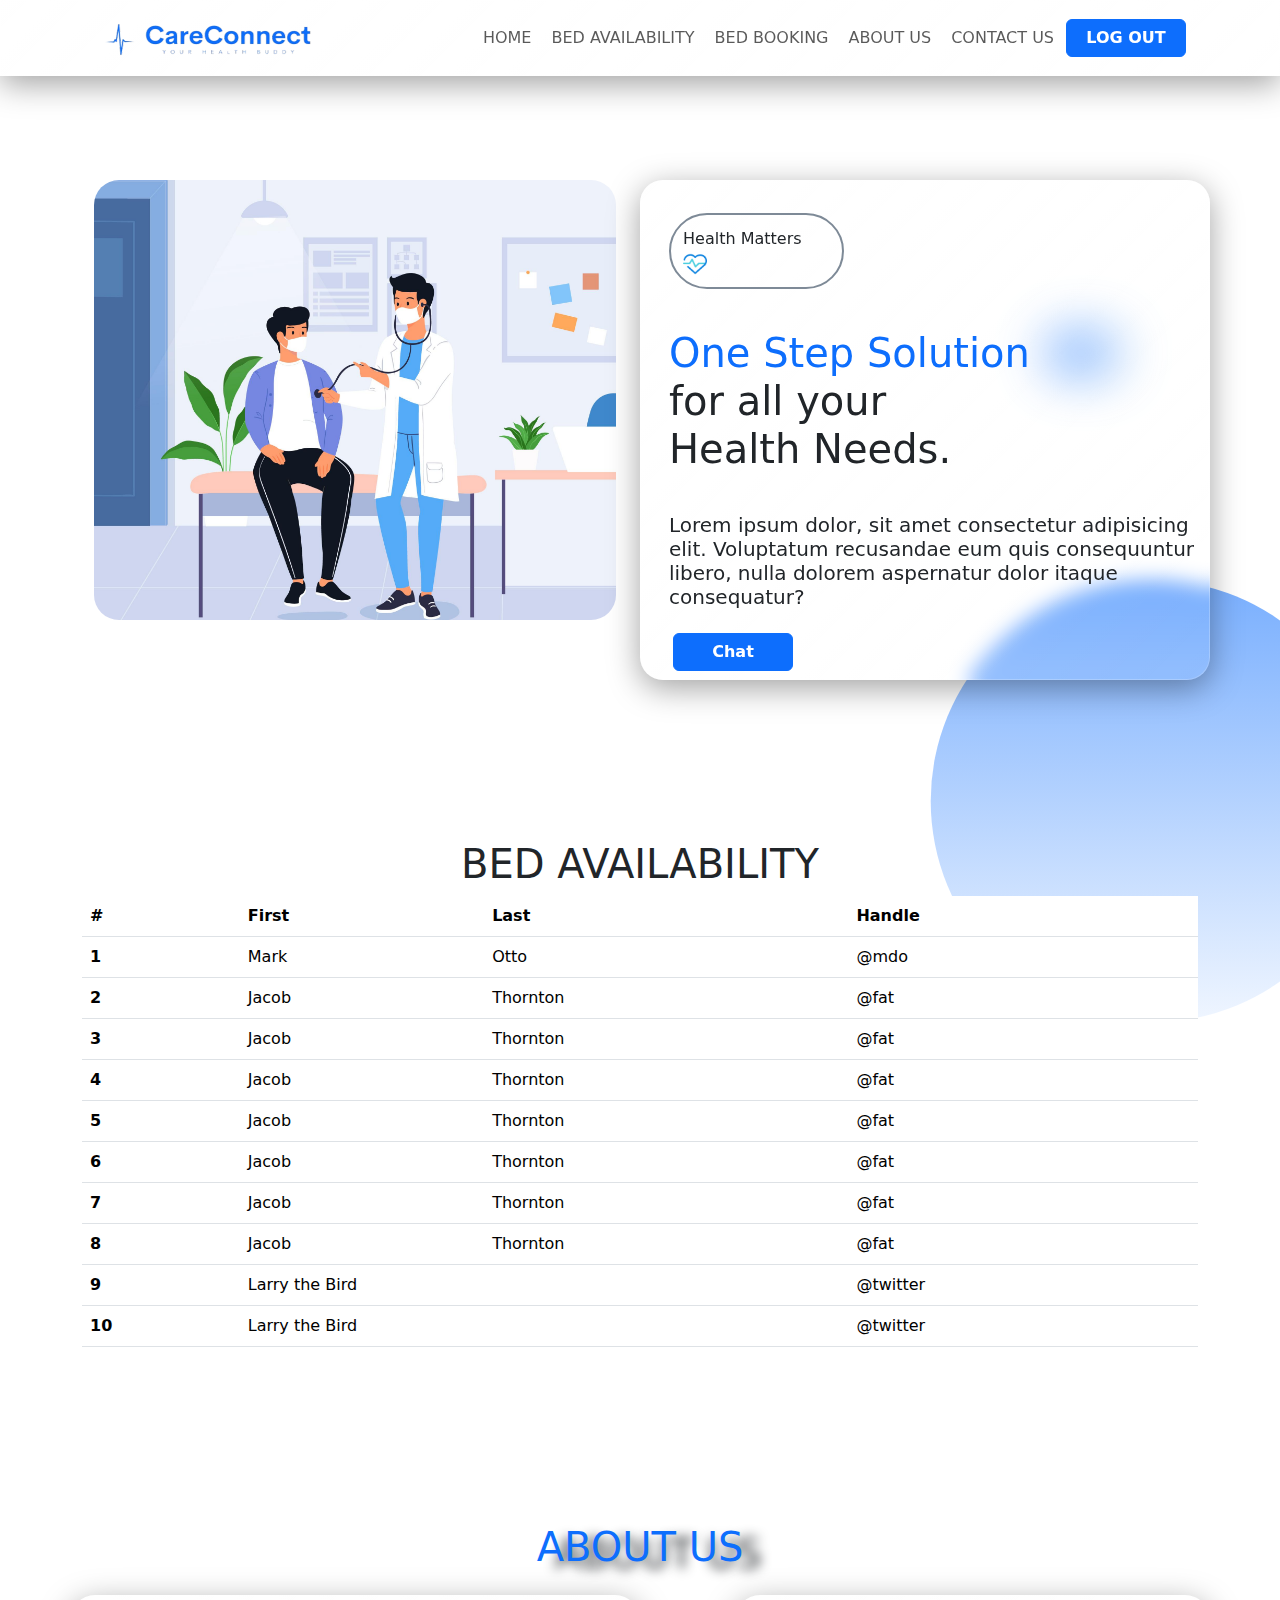
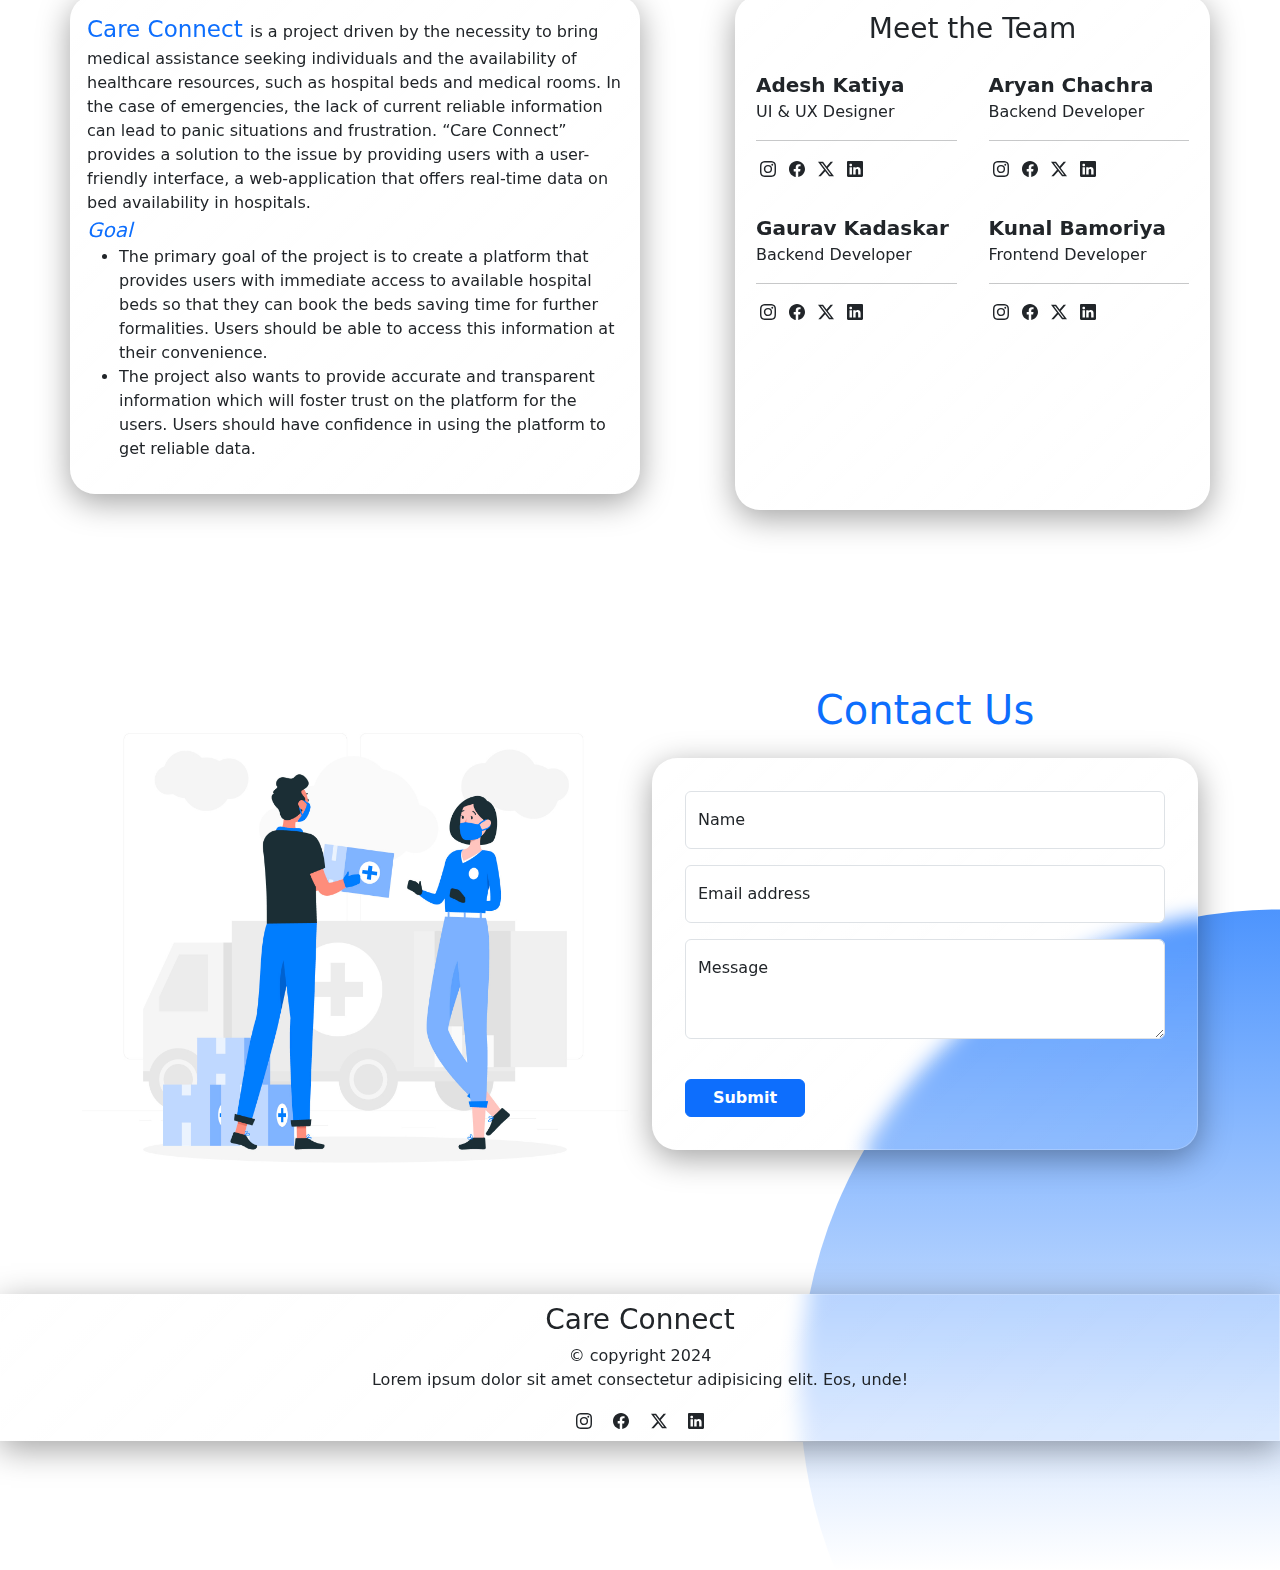
<file: Minor_project - Copy/index.html>
<!DOCTYPE html>
<html lang="en">
  <head>
    <meta charset="utf-8" />
    <meta name="viewport" content="width=device-width, initial-scale=1" />
    <title>Bootstrap demo</title>
    <link
      href="https://cdn.jsdelivr.net/npm/bootstrap@5.3.2/dist/css/bootstrap.min.css"
      rel="stylesheet"
      integrity="sha384-T3c6CoIi6uLrA9TneNEoa7RxnatzjcDSCmG1MXxSR1GAsXEV/Dwwykc2MPK8M2HN"
      crossorigin="anonymous"
    />
    <link rel="stylesheet" href="bootstrap.css" />
    <link rel="stylesheet" href="style.css" />
  </head>
  <body>
    <!-- navbar starts  -->
    <nav class="mb-3 fixed-top glass-bg">
      <div class="container">
        <div class="row">
          <div class="col">
            <nav class="navbar navbar-expand-lg">
              <div class="container-fluid">
                <img
                  src="image/0019b4ca-3b9d-422a-b123-113ed453ccc3.png"
                  class="navbar-brand img-fluid logo-icon"
                  alt=""
                />
                <button
                  class="navbar-toggler"
                  type="button"
                  data-bs-toggle="collapse"
                  data-bs-target="#navbarSupportedContent"
                  aria-controls="navbarSupportedContent"
                  aria-expanded="false"
                  aria-label="Toggle navigation"
                >
                  <span class="navbar-toggler-icon"></span>
                </button>
                <div
                  class="collapse navbar-collapse"
                  id="navbarSupportedContent"
                >
                  <ul class="navbar-nav ms-auto mb-2 mb-lg-0">
                    <li class="nav-item">
                      <a class="nav-link" href="#home">HOME</a>
                    </li>
                    <li class="nav-item">
                      <a class="nav-link" href="#bed_availability"
                        >BED AVAILABILITY</a
                      >
                    </li>
                    <li class="nav-item">
                      <a class="nav-link" href="bedBooking.html"
                        >BED BOOKING</a
                      >
                    </li>
                    <li class="nav-item">
                      <a class="nav-link" href="#about">ABOUT US</a>
                    </li>
                    <li class="nav-item">
                      <a class="nav-link" href="#contact">CONTACT US</a>
                    </li>
                  </ul>
                  <form class="d-flex" role="search">
                    <button class="btn btn-primary" type="submit">
                      <a href="Login.html" style="color: white; text-decoration: none;">LOG OUT</a>
                    </button>
                  </form>
                </div>
              </div>
            </nav>
          </div>
        </div>
      </div>
    </nav>
    <!-- navbar ends -->

    <!-- home section starts  -->
    <!-- banner starts  -->
    <div class="container content-bg" id="home" style="margin-top: 20vh">
      <div class="row">
        <!-- banner image starts  -->
        <div class="col-lg-6 col-md-12">
          <div class="container-fluid">
            <div class="row">
              <div class="col">
                <img
                  src="image/12552785_5005356.jpg"
                  class="img-fluid img-banner"
                  alt=""
                />
              </div>
            </div>
          </div>
        </div>
        <!-- banner image ends  -->
        <div class="col-lg-6 col-md-12 glass-bg" style="border-radius: 23px">
          <!-- banner content starts -->
          <div class="container-fluid m-2">
            <div class="row align-items-center">
              <div class="col-12 my-3 p-2">
                <div class="health-matters">
                  Health Matters
                  <img
                    src="image/cardiogram.png"
                    class="img-fluid icon-img"
                    alt=""
                  />
                </div>
              </div>
              <div class="col-12 my-2 p-2">
                <div>
                  <h1>
                    <span class="one-step"
                      >One Step Solution <span class="circle">hell</span> </span
                    ><br />
                    for all your <br />Health Needs.
                  </h1>
                </div>
              </div>
              <div class="col-12 my-2 p-2">
                <h5>
                  Lorem ipsum dolor, sit amet consectetur adipisicing elit.
                  Voluptatum recusandae eum quis consequuntur libero, nulla
                  dolorem aspernatur dolor itaque consequatur?
                </h5>
              </div>
              <div class="col-12">
                <input type="button" class="btn btn-primary" value="Chat" />
              </div>
            </div>
          </div>
          <!-- banner content ends  -->
        </div>
      </div>
      <div class="row" style="height: 10rem"><div class="col"></div></div>
      <div class="row" id="bed_availability">
        <!-- bed AVAILABILITY starts  -->

        <div class="col-12 text-center">
          <h1>BED AVAILABILITY</h1>
        </div>

        <div class="col">
          <!-- table starts  -->
          <table class="table table-hover">
            <thead>
              <tr>
                <th scope="col">#</th>
                <th scope="col">First</th>
                <th scope="col">Last</th>
                <th scope="col">Handle</th>
              </tr>
            </thead>
            <tbody>
              <tr>
                <th scope="row">1</th>
                <td>Mark</td>
                <td>Otto</td>
                <td>@mdo</td>
              </tr>
              <tr>
                <th scope="row">2</th>
                <td>Jacob</td>
                <td>Thornton</td>
                <td>@fat</td>
              </tr>
              <tr>
                <th scope="row">3</th>
                <td>Jacob</td>
                <td>Thornton</td>
                <td>@fat</td>
              </tr>
              <tr>
                <th scope="row">4</th>
                <td>Jacob</td>
                <td>Thornton</td>
                <td>@fat</td>
              </tr>
              <tr>
                <th scope="row">5</th>
                <td>Jacob</td>
                <td>Thornton</td>
                <td>@fat</td>
              </tr>
              <tr>
                <th scope="row">6</th>
                <td>Jacob</td>
                <td>Thornton</td>
                <td>@fat</td>
              </tr>
              <tr>
                <th scope="row">7</th>
                <td>Jacob</td>
                <td>Thornton</td>
                <td>@fat</td>
              </tr>
              <tr>
                <th scope="row">8</th>
                <td>Jacob</td>
                <td>Thornton</td>
                <td>@fat</td>
              </tr>
              <tr>
                <th scope="row">9</th>
                <td colspan="2">Larry the Bird</td>
                <td>@twitter</td>
              </tr>
              <tr>
                <th scope="row">10</th>
                <td colspan="2">Larry the Bird</td>
                <td>@twitter</td>
              </tr>
            </tbody>
          </table>
          <!-- table ends  -->
        </div>
      </div>
      <!-- bed AVAILABILITY ends  -->
      <div class="row">
        <div class="col" style="height: 10rem"></div>
      </div>
      <!-- about section starts  -->
      <div class="row mb-3" id="about">
        <div class="col">
          <h1 class="text-center" style="text-shadow: 18px 7px 12px var(--bs-dark); color: var(--bs-primary);">ABOUT US</h1>
        </div>
      </div>
      <div class="row justify-content-between">
        <div
          class="col-lg-6 col-md-12 glass-bg p-3 mb-3"
          style="border-radius: 25px"
        >
          <span
            style="font-size: 23px; font-weight: 500; color: var(--bs-primary)"
          >
            Care Connect
          </span>
          is a project driven by the necessity to bring medical assistance
          seeking individuals and the availability of healthcare resources, such
          as hospital beds and medical rooms. In the case of emergencies, the
          lack of current reliable information can lead to panic situations and
          frustration. “Care Connect” provides a solution to the issue by
          providing users with a user-friendly interface, a web-application that
          offers real-time data on bed availability in hospitals. <br />
          <span
            style="font-size: 20px; font-weight: 500; color: var(--bs-primary)"
            ><i>Goal</i>
          </span>
          <ul>
            <li>
              The primary goal of the project is to create a platform that
              provides users with immediate access to available hospital beds so
              that they can book the beds saving time for further formalities.
              Users should be able to access this information at their
              convenience.
            </li>
            <li>
              The project also wants to provide accurate and transparent
              information which will foster trust on the platform for the users.
              Users should have confidence in using the platform to get reliable
              data.
            </li>
          </ul>
        </div>
        <div class="col-lg-5 col-md-12 p-3 glass-bg" style="border-radius: 25px;">
          <h3 class="text-center">Meet the Team </h3>
          <div class="row">
            <div class="col-lg-6 p-3 team-content">
              <div class="team-name">Adesh Katiya</div>
              <div>UI & UX Designer</div>
              <hr />
              <div>
                <a href="" class="team-icon">
                  <svg
                    xmlns="http://www.w3.org/2000/svg"
                    width="16"
                    height="16"
                    fill="currentColor"
                    class="bi bi-instagram"
                    viewBox="0 0 16 16"
                  >
                    <path
                      d="M8 0C5.829 0 5.556.01 4.703.048 3.85.088 3.269.222 2.76.42a3.9 3.9 0 0 0-1.417.923A3.9 3.9 0 0 0 .42 2.76C.222 3.268.087 3.85.048 4.7.01 5.555 0 5.827 0 8.001c0 2.172.01 2.444.048 3.297.04.852.174 1.433.372 1.942.205.526.478.972.923 1.417.444.445.89.719 1.416.923.51.198 1.09.333 1.942.372C5.555 15.99 5.827 16 8 16s2.444-.01 3.298-.048c.851-.04 1.434-.174 1.943-.372a3.9 3.9 0 0 0 1.416-.923c.445-.445.718-.891.923-1.417.197-.509.332-1.09.372-1.942C15.99 10.445 16 10.173 16 8s-.01-2.445-.048-3.299c-.04-.851-.175-1.433-.372-1.941a3.9 3.9 0 0 0-.923-1.417A3.9 3.9 0 0 0 13.24.42c-.51-.198-1.092-.333-1.943-.372C10.443.01 10.172 0 7.998 0zm-.717 1.442h.718c2.136 0 2.389.007 3.232.046.78.035 1.204.166 1.486.275.373.145.64.319.92.599s.453.546.598.92c.11.281.24.705.275 1.485.039.843.047 1.096.047 3.231s-.008 2.389-.047 3.232c-.035.78-.166 1.203-.275 1.485a2.5 2.5 0 0 1-.599.919c-.28.28-.546.453-.92.598-.28.11-.704.24-1.485.276-.843.038-1.096.047-3.232.047s-2.39-.009-3.233-.047c-.78-.036-1.203-.166-1.485-.276a2.5 2.5 0 0 1-.92-.598 2.5 2.5 0 0 1-.6-.92c-.109-.281-.24-.705-.275-1.485-.038-.843-.046-1.096-.046-3.233s.008-2.388.046-3.231c.036-.78.166-1.204.276-1.486.145-.373.319-.64.599-.92s.546-.453.92-.598c.282-.11.705-.24 1.485-.276.738-.034 1.024-.044 2.515-.045zm4.988 1.328a.96.96 0 1 0 0 1.92.96.96 0 0 0 0-1.92m-4.27 1.122a4.109 4.109 0 1 0 0 8.217 4.109 4.109 0 0 0 0-8.217m0 1.441a2.667 2.667 0 1 1 0 5.334 2.667 2.667 0 0 1 0-5.334"
                    /></svg
                ></a>
                <a href="" class="team-icon">
                  <svg
                    xmlns="http://www.w3.org/2000/svg"
                    width="16"
                    height="16"
                    fill="currentColor"
                    class="bi bi-facebook"
                    viewBox="0 0 16 16"
                  >
                    <path
                      d="M16 8.049c0-4.446-3.582-8.05-8-8.05C3.58 0-.002 3.603-.002 8.05c0 4.017 2.926 7.347 6.75 7.951v-5.625h-2.03V8.05H6.75V6.275c0-2.017 1.195-3.131 3.022-3.131.876 0 1.791.157 1.791.157v1.98h-1.009c-.993 0-1.303.621-1.303 1.258v1.51h2.218l-.354 2.326H9.25V16c3.824-.604 6.75-3.934 6.75-7.951"
                    /></svg
                ></a>
                <a href="" class="team-icon">
                  <svg
                    xmlns="http://www.w3.org/2000/svg"
                    width="16"
                    height="16"
                    fill="currentColor"
                    class="bi bi-twitter-x"
                    viewBox="0 0 16 16"
                  >
                    <path
                      d="M12.6.75h2.454l-5.36 6.142L16 15.25h-4.937l-3.867-5.07-4.425 5.07H.316l5.733-6.57L0 .75h5.063l3.495 4.633L12.601.75Zm-.86 13.028h1.36L4.323 2.145H2.865z"
                    /></svg
                ></a>
                <a href="" class="team-icon">
                  <svg
                    xmlns="http://www.w3.org/2000/svg"
                    width="16"
                    height="16"
                    fill="currentColor"
                    class="bi bi-linkedin"
                    viewBox="0 0 16 16"
                  >
                    <path
                      d="M0 1.146C0 .513.526 0 1.175 0h13.65C15.474 0 16 .513 16 1.146v13.708c0 .633-.526 1.146-1.175 1.146H1.175C.526 16 0 15.487 0 14.854zm4.943 12.248V6.169H2.542v7.225zm-1.2-8.212c.837 0 1.358-.554 1.358-1.248-.015-.709-.52-1.248-1.342-1.248S2.4 3.226 2.4 3.934c0 .694.521 1.248 1.327 1.248zm4.908 8.212V9.359c0-.216.016-.432.08-.586.173-.431.568-.878 1.232-.878.869 0 1.216.662 1.216 1.634v3.865h2.401V9.25c0-2.22-1.184-3.252-2.764-3.252-1.274 0-1.845.7-2.165 1.193v.025h-.016l.016-.025V6.169h-2.4c.03.678 0 7.225 0 7.225z"
                    /></svg
                ></a>
              </div>
            </div>
            <div class="col-lg-6 p-3 team-content">
              <div class="team-name">Aryan Chachra</div>
              <div>Backend Developer</div>
              <hr>
              <div>
                <a href="" class="team-icon">
                  <svg
                    xmlns="http://www.w3.org/2000/svg"
                    width="16"
                    height="16"
                    fill="currentColor"
                    class="bi bi-instagram"
                    viewBox="0 0 16 16"
                  >
                    <path
                      d="M8 0C5.829 0 5.556.01 4.703.048 3.85.088 3.269.222 2.76.42a3.9 3.9 0 0 0-1.417.923A3.9 3.9 0 0 0 .42 2.76C.222 3.268.087 3.85.048 4.7.01 5.555 0 5.827 0 8.001c0 2.172.01 2.444.048 3.297.04.852.174 1.433.372 1.942.205.526.478.972.923 1.417.444.445.89.719 1.416.923.51.198 1.09.333 1.942.372C5.555 15.99 5.827 16 8 16s2.444-.01 3.298-.048c.851-.04 1.434-.174 1.943-.372a3.9 3.9 0 0 0 1.416-.923c.445-.445.718-.891.923-1.417.197-.509.332-1.09.372-1.942C15.99 10.445 16 10.173 16 8s-.01-2.445-.048-3.299c-.04-.851-.175-1.433-.372-1.941a3.9 3.9 0 0 0-.923-1.417A3.9 3.9 0 0 0 13.24.42c-.51-.198-1.092-.333-1.943-.372C10.443.01 10.172 0 7.998 0zm-.717 1.442h.718c2.136 0 2.389.007 3.232.046.78.035 1.204.166 1.486.275.373.145.64.319.92.599s.453.546.598.92c.11.281.24.705.275 1.485.039.843.047 1.096.047 3.231s-.008 2.389-.047 3.232c-.035.78-.166 1.203-.275 1.485a2.5 2.5 0 0 1-.599.919c-.28.28-.546.453-.92.598-.28.11-.704.24-1.485.276-.843.038-1.096.047-3.232.047s-2.39-.009-3.233-.047c-.78-.036-1.203-.166-1.485-.276a2.5 2.5 0 0 1-.92-.598 2.5 2.5 0 0 1-.6-.92c-.109-.281-.24-.705-.275-1.485-.038-.843-.046-1.096-.046-3.233s.008-2.388.046-3.231c.036-.78.166-1.204.276-1.486.145-.373.319-.64.599-.92s.546-.453.92-.598c.282-.11.705-.24 1.485-.276.738-.034 1.024-.044 2.515-.045zm4.988 1.328a.96.96 0 1 0 0 1.92.96.96 0 0 0 0-1.92m-4.27 1.122a4.109 4.109 0 1 0 0 8.217 4.109 4.109 0 0 0 0-8.217m0 1.441a2.667 2.667 0 1 1 0 5.334 2.667 2.667 0 0 1 0-5.334"
                    /></svg
                ></a>
                <a href="" class="team-icon">
                  <svg
                    xmlns="http://www.w3.org/2000/svg"
                    width="16"
                    height="16"
                    fill="currentColor"
                    class="bi bi-facebook"
                    viewBox="0 0 16 16"
                  >
                    <path
                      d="M16 8.049c0-4.446-3.582-8.05-8-8.05C3.58 0-.002 3.603-.002 8.05c0 4.017 2.926 7.347 6.75 7.951v-5.625h-2.03V8.05H6.75V6.275c0-2.017 1.195-3.131 3.022-3.131.876 0 1.791.157 1.791.157v1.98h-1.009c-.993 0-1.303.621-1.303 1.258v1.51h2.218l-.354 2.326H9.25V16c3.824-.604 6.75-3.934 6.75-7.951"
                    /></svg
                ></a>
                <a href="" class="team-icon">
                  <svg
                    xmlns="http://www.w3.org/2000/svg"
                    width="16"
                    height="16"
                    fill="currentColor"
                    class="bi bi-twitter-x"
                    viewBox="0 0 16 16"
                  >
                    <path
                      d="M12.6.75h2.454l-5.36 6.142L16 15.25h-4.937l-3.867-5.07-4.425 5.07H.316l5.733-6.57L0 .75h5.063l3.495 4.633L12.601.75Zm-.86 13.028h1.36L4.323 2.145H2.865z"
                    /></svg
                ></a>
                <a href="" class="team-icon">
                  <svg
                    xmlns="http://www.w3.org/2000/svg"
                    width="16"
                    height="16"
                    fill="currentColor"
                    class="bi bi-linkedin"
                    viewBox="0 0 16 16"
                  >
                    <path
                      d="M0 1.146C0 .513.526 0 1.175 0h13.65C15.474 0 16 .513 16 1.146v13.708c0 .633-.526 1.146-1.175 1.146H1.175C.526 16 0 15.487 0 14.854zm4.943 12.248V6.169H2.542v7.225zm-1.2-8.212c.837 0 1.358-.554 1.358-1.248-.015-.709-.52-1.248-1.342-1.248S2.4 3.226 2.4 3.934c0 .694.521 1.248 1.327 1.248zm4.908 8.212V9.359c0-.216.016-.432.08-.586.173-.431.568-.878 1.232-.878.869 0 1.216.662 1.216 1.634v3.865h2.401V9.25c0-2.22-1.184-3.252-2.764-3.252-1.274 0-1.845.7-2.165 1.193v.025h-.016l.016-.025V6.169h-2.4c.03.678 0 7.225 0 7.225z"
                    /></svg
                ></a>
              </div>
            </div>
          </div>
          <div class="row">
            <div class="col-lg-6 p-3 team-content">
              <div class="team-name">Gaurav Kadaskar</div>
              <div>Backend Developer</div>
              <hr>
              <div>
                <a href="" class="team-icon">
                  <svg
                    xmlns="http://www.w3.org/2000/svg"
                    width="16"
                    height="16"
                    fill="currentColor"
                    class="bi bi-instagram"
                    viewBox="0 0 16 16"
                  >
                    <path
                      d="M8 0C5.829 0 5.556.01 4.703.048 3.85.088 3.269.222 2.76.42a3.9 3.9 0 0 0-1.417.923A3.9 3.9 0 0 0 .42 2.76C.222 3.268.087 3.85.048 4.7.01 5.555 0 5.827 0 8.001c0 2.172.01 2.444.048 3.297.04.852.174 1.433.372 1.942.205.526.478.972.923 1.417.444.445.89.719 1.416.923.51.198 1.09.333 1.942.372C5.555 15.99 5.827 16 8 16s2.444-.01 3.298-.048c.851-.04 1.434-.174 1.943-.372a3.9 3.9 0 0 0 1.416-.923c.445-.445.718-.891.923-1.417.197-.509.332-1.09.372-1.942C15.99 10.445 16 10.173 16 8s-.01-2.445-.048-3.299c-.04-.851-.175-1.433-.372-1.941a3.9 3.9 0 0 0-.923-1.417A3.9 3.9 0 0 0 13.24.42c-.51-.198-1.092-.333-1.943-.372C10.443.01 10.172 0 7.998 0zm-.717 1.442h.718c2.136 0 2.389.007 3.232.046.78.035 1.204.166 1.486.275.373.145.64.319.92.599s.453.546.598.92c.11.281.24.705.275 1.485.039.843.047 1.096.047 3.231s-.008 2.389-.047 3.232c-.035.78-.166 1.203-.275 1.485a2.5 2.5 0 0 1-.599.919c-.28.28-.546.453-.92.598-.28.11-.704.24-1.485.276-.843.038-1.096.047-3.232.047s-2.39-.009-3.233-.047c-.78-.036-1.203-.166-1.485-.276a2.5 2.5 0 0 1-.92-.598 2.5 2.5 0 0 1-.6-.92c-.109-.281-.24-.705-.275-1.485-.038-.843-.046-1.096-.046-3.233s.008-2.388.046-3.231c.036-.78.166-1.204.276-1.486.145-.373.319-.64.599-.92s.546-.453.92-.598c.282-.11.705-.24 1.485-.276.738-.034 1.024-.044 2.515-.045zm4.988 1.328a.96.96 0 1 0 0 1.92.96.96 0 0 0 0-1.92m-4.27 1.122a4.109 4.109 0 1 0 0 8.217 4.109 4.109 0 0 0 0-8.217m0 1.441a2.667 2.667 0 1 1 0 5.334 2.667 2.667 0 0 1 0-5.334"
                    /></svg
                ></a>
                <a href="" class="team-icon">
                  <svg
                    xmlns="http://www.w3.org/2000/svg"
                    width="16"
                    height="16"
                    fill="currentColor"
                    class="bi bi-facebook"
                    viewBox="0 0 16 16"
                  >
                    <path
                      d="M16 8.049c0-4.446-3.582-8.05-8-8.05C3.58 0-.002 3.603-.002 8.05c0 4.017 2.926 7.347 6.75 7.951v-5.625h-2.03V8.05H6.75V6.275c0-2.017 1.195-3.131 3.022-3.131.876 0 1.791.157 1.791.157v1.98h-1.009c-.993 0-1.303.621-1.303 1.258v1.51h2.218l-.354 2.326H9.25V16c3.824-.604 6.75-3.934 6.75-7.951"
                    /></svg
                ></a>
                <a href="" class="team-icon">
                  <svg
                    xmlns="http://www.w3.org/2000/svg"
                    width="16"
                    height="16"
                    fill="currentColor"
                    class="bi bi-twitter-x"
                    viewBox="0 0 16 16"
                  >
                    <path
                      d="M12.6.75h2.454l-5.36 6.142L16 15.25h-4.937l-3.867-5.07-4.425 5.07H.316l5.733-6.57L0 .75h5.063l3.495 4.633L12.601.75Zm-.86 13.028h1.36L4.323 2.145H2.865z"
                    /></svg
                ></a>
                <a href="" class="team-icon">
                  <svg
                    xmlns="http://www.w3.org/2000/svg"
                    width="16"
                    height="16"
                    fill="currentColor"
                    class="bi bi-linkedin"
                    viewBox="0 0 16 16"
                  >
                    <path
                      d="M0 1.146C0 .513.526 0 1.175 0h13.65C15.474 0 16 .513 16 1.146v13.708c0 .633-.526 1.146-1.175 1.146H1.175C.526 16 0 15.487 0 14.854zm4.943 12.248V6.169H2.542v7.225zm-1.2-8.212c.837 0 1.358-.554 1.358-1.248-.015-.709-.52-1.248-1.342-1.248S2.4 3.226 2.4 3.934c0 .694.521 1.248 1.327 1.248zm4.908 8.212V9.359c0-.216.016-.432.08-.586.173-.431.568-.878 1.232-.878.869 0 1.216.662 1.216 1.634v3.865h2.401V9.25c0-2.22-1.184-3.252-2.764-3.252-1.274 0-1.845.7-2.165 1.193v.025h-.016l.016-.025V6.169h-2.4c.03.678 0 7.225 0 7.225z"
                    /></svg
                ></a>
              </div>
            </div>
            <div class="col-lg-6 team-content p-3">
              <div class="team-name">Kunal Bamoriya</div>
              <div>Frontend Developer</div>
              <hr>
              <div>
                <a href="" class="team-icon">
                  <svg
                    xmlns="http://www.w3.org/2000/svg"
                    width="16"
                    height="16"
                    fill="currentColor"
                    class="bi bi-instagram"
                    viewBox="0 0 16 16"
                  >
                    <path
                      d="M8 0C5.829 0 5.556.01 4.703.048 3.85.088 3.269.222 2.76.42a3.9 3.9 0 0 0-1.417.923A3.9 3.9 0 0 0 .42 2.76C.222 3.268.087 3.85.048 4.7.01 5.555 0 5.827 0 8.001c0 2.172.01 2.444.048 3.297.04.852.174 1.433.372 1.942.205.526.478.972.923 1.417.444.445.89.719 1.416.923.51.198 1.09.333 1.942.372C5.555 15.99 5.827 16 8 16s2.444-.01 3.298-.048c.851-.04 1.434-.174 1.943-.372a3.9 3.9 0 0 0 1.416-.923c.445-.445.718-.891.923-1.417.197-.509.332-1.09.372-1.942C15.99 10.445 16 10.173 16 8s-.01-2.445-.048-3.299c-.04-.851-.175-1.433-.372-1.941a3.9 3.9 0 0 0-.923-1.417A3.9 3.9 0 0 0 13.24.42c-.51-.198-1.092-.333-1.943-.372C10.443.01 10.172 0 7.998 0zm-.717 1.442h.718c2.136 0 2.389.007 3.232.046.78.035 1.204.166 1.486.275.373.145.64.319.92.599s.453.546.598.92c.11.281.24.705.275 1.485.039.843.047 1.096.047 3.231s-.008 2.389-.047 3.232c-.035.78-.166 1.203-.275 1.485a2.5 2.5 0 0 1-.599.919c-.28.28-.546.453-.92.598-.28.11-.704.24-1.485.276-.843.038-1.096.047-3.232.047s-2.39-.009-3.233-.047c-.78-.036-1.203-.166-1.485-.276a2.5 2.5 0 0 1-.92-.598 2.5 2.5 0 0 1-.6-.92c-.109-.281-.24-.705-.275-1.485-.038-.843-.046-1.096-.046-3.233s.008-2.388.046-3.231c.036-.78.166-1.204.276-1.486.145-.373.319-.64.599-.92s.546-.453.92-.598c.282-.11.705-.24 1.485-.276.738-.034 1.024-.044 2.515-.045zm4.988 1.328a.96.96 0 1 0 0 1.92.96.96 0 0 0 0-1.92m-4.27 1.122a4.109 4.109 0 1 0 0 8.217 4.109 4.109 0 0 0 0-8.217m0 1.441a2.667 2.667 0 1 1 0 5.334 2.667 2.667 0 0 1 0-5.334"
                    /></svg
                ></a>
                <a href="" class="team-icon">
                  <svg
                    xmlns="http://www.w3.org/2000/svg"
                    width="16"
                    height="16"
                    fill="currentColor"
                    class="bi bi-facebook"
                    viewBox="0 0 16 16"
                  >
                    <path
                      d="M16 8.049c0-4.446-3.582-8.05-8-8.05C3.58 0-.002 3.603-.002 8.05c0 4.017 2.926 7.347 6.75 7.951v-5.625h-2.03V8.05H6.75V6.275c0-2.017 1.195-3.131 3.022-3.131.876 0 1.791.157 1.791.157v1.98h-1.009c-.993 0-1.303.621-1.303 1.258v1.51h2.218l-.354 2.326H9.25V16c3.824-.604 6.75-3.934 6.75-7.951"
                    /></svg
                ></a>
                <a href="" class="team-icon">
                  <svg
                    xmlns="http://www.w3.org/2000/svg"
                    width="16"
                    height="16"
                    fill="currentColor"
                    class="bi bi-twitter-x"
                    viewBox="0 0 16 16"
                  >
                    <path
                      d="M12.6.75h2.454l-5.36 6.142L16 15.25h-4.937l-3.867-5.07-4.425 5.07H.316l5.733-6.57L0 .75h5.063l3.495 4.633L12.601.75Zm-.86 13.028h1.36L4.323 2.145H2.865z"
                    /></svg
                ></a>
                <a href="" class="team-icon">
                  <svg
                    xmlns="http://www.w3.org/2000/svg"
                    width="16"
                    height="16"
                    fill="currentColor"
                    class="bi bi-linkedin"
                    viewBox="0 0 16 16"
                  >
                    <path
                      d="M0 1.146C0 .513.526 0 1.175 0h13.65C15.474 0 16 .513 16 1.146v13.708c0 .633-.526 1.146-1.175 1.146H1.175C.526 16 0 15.487 0 14.854zm4.943 12.248V6.169H2.542v7.225zm-1.2-8.212c.837 0 1.358-.554 1.358-1.248-.015-.709-.52-1.248-1.342-1.248S2.4 3.226 2.4 3.934c0 .694.521 1.248 1.327 1.248zm4.908 8.212V9.359c0-.216.016-.432.08-.586.173-.431.568-.878 1.232-.878.869 0 1.216.662 1.216 1.634v3.865h2.401V9.25c0-2.22-1.184-3.252-2.764-3.252-1.274 0-1.845.7-2.165 1.193v.025h-.016l.016-.025V6.169h-2.4c.03.678 0 7.225 0 7.225z"
                    /></svg
                ></a>
              </div>
            </div>
          </div>
        </div>
      </div>
      <!-- about section ends  -->
      <div class="row">
        <div class="col" style="height: 10rem"></div>
      </div>
      <div class="row" id="contact">
        <div class="col-lg-6">
          <!-- CONTACT IMAGE STARTS  -->
          <img
            src="image/7709400_3721087.jpg"
            class="img-fluid"
            style="height: 36rem; z-index: 1"
            alt=""
          />
          <!-- CONTACT IMAGE ENDS  -->
        </div>
        <div class="col-lg-6 contact-bg">
          <div class="row">
            <div class="col-lg-12 my-3 text-center">
              <h1 style="color: var(--bs-primary)">Contact Us</h1>
            </div>
          </div>
          <div class="row">
            <div class="col">
              <div class="card p-3" style="border-radius: 25px;">
                <div class="card-body">
                  <!-- CONTACT FORM STARTS  -->
                  <form>
                    <div class="form-floating mb-3">
                      <input
                        type="text"
                        class="form-control"
                        id="floatingInput"
                        placeholder="name@example.com"
                      />
                      <label for="floatingInput">Name</label>
                    </div>
                    <div class="form-floating mb-3">
                      <input
                        type="email"
                        class="form-control"
                        id="floatingInput"
                        placeholder="name@example.com"
                      />
                      <label for="floatingInput">Email address</label>
                    </div>
                    <div class="form-floating">
                      <textarea
                        class="form-control"
                        placeholder="Leave a comment here"
                        id="floatingTextarea2"
                        style="height: 100px"
                      ></textarea>
                      <label for="floatingTextarea2">Message</label>
                    </div>

                    <div class="mb-3 form-check"></div>
                    <button type="submit" class="btn btn-primary">
                      Submit
                    </button>
                  </form>
                  <!-- CONTACT FORM ENDS  -->
                </div>
              </div>
            </div>
          </div>
        </div>
      </div>
    </div>
    <!-- banner ends -->
    <!-- home section ends  -->

    <!-- footer starts  -->
    <footer>
      <div class="container-fluid mt-5 glass-bg mb-0 py-2">
        <div class="row">
          <div class="col text-center">
            <h3>Care Connect</h3>
            &copy; copyright 2024
            <p>
              Lorem ipsum dolor sit amet consectetur adipisicing elit. Eos,
              unde!
            </p>
            <a href="" class="footer-icon">
              <svg
                xmlns="http://www.w3.org/2000/svg"
                width="16"
                height="16"
                fill="currentColor"
                class="bi bi-instagram"
                viewBox="0 0 16 16"
              >
                <path
                  d="M8 0C5.829 0 5.556.01 4.703.048 3.85.088 3.269.222 2.76.42a3.9 3.9 0 0 0-1.417.923A3.9 3.9 0 0 0 .42 2.76C.222 3.268.087 3.85.048 4.7.01 5.555 0 5.827 0 8.001c0 2.172.01 2.444.048 3.297.04.852.174 1.433.372 1.942.205.526.478.972.923 1.417.444.445.89.719 1.416.923.51.198 1.09.333 1.942.372C5.555 15.99 5.827 16 8 16s2.444-.01 3.298-.048c.851-.04 1.434-.174 1.943-.372a3.9 3.9 0 0 0 1.416-.923c.445-.445.718-.891.923-1.417.197-.509.332-1.09.372-1.942C15.99 10.445 16 10.173 16 8s-.01-2.445-.048-3.299c-.04-.851-.175-1.433-.372-1.941a3.9 3.9 0 0 0-.923-1.417A3.9 3.9 0 0 0 13.24.42c-.51-.198-1.092-.333-1.943-.372C10.443.01 10.172 0 7.998 0zm-.717 1.442h.718c2.136 0 2.389.007 3.232.046.78.035 1.204.166 1.486.275.373.145.64.319.92.599s.453.546.598.92c.11.281.24.705.275 1.485.039.843.047 1.096.047 3.231s-.008 2.389-.047 3.232c-.035.78-.166 1.203-.275 1.485a2.5 2.5 0 0 1-.599.919c-.28.28-.546.453-.92.598-.28.11-.704.24-1.485.276-.843.038-1.096.047-3.232.047s-2.39-.009-3.233-.047c-.78-.036-1.203-.166-1.485-.276a2.5 2.5 0 0 1-.92-.598 2.5 2.5 0 0 1-.6-.92c-.109-.281-.24-.705-.275-1.485-.038-.843-.046-1.096-.046-3.233s.008-2.388.046-3.231c.036-.78.166-1.204.276-1.486.145-.373.319-.64.599-.92s.546-.453.92-.598c.282-.11.705-.24 1.485-.276.738-.034 1.024-.044 2.515-.045zm4.988 1.328a.96.96 0 1 0 0 1.92.96.96 0 0 0 0-1.92m-4.27 1.122a4.109 4.109 0 1 0 0 8.217 4.109 4.109 0 0 0 0-8.217m0 1.441a2.667 2.667 0 1 1 0 5.334 2.667 2.667 0 0 1 0-5.334"
                /></svg
            ></a>
            <a href="" class="footer-icon">
              <svg
                xmlns="http://www.w3.org/2000/svg"
                width="16"
                height="16"
                fill="currentColor"
                class="bi bi-facebook"
                viewBox="0 0 16 16"
              >
                <path
                  d="M16 8.049c0-4.446-3.582-8.05-8-8.05C3.58 0-.002 3.603-.002 8.05c0 4.017 2.926 7.347 6.75 7.951v-5.625h-2.03V8.05H6.75V6.275c0-2.017 1.195-3.131 3.022-3.131.876 0 1.791.157 1.791.157v1.98h-1.009c-.993 0-1.303.621-1.303 1.258v1.51h2.218l-.354 2.326H9.25V16c3.824-.604 6.75-3.934 6.75-7.951"
                /></svg
            ></a>
            <a href="" class="footer-icon">
              <svg
                xmlns="http://www.w3.org/2000/svg"
                width="16"
                height="16"
                fill="currentColor"
                class="bi bi-twitter-x"
                viewBox="0 0 16 16"
              >
                <path
                  d="M12.6.75h2.454l-5.36 6.142L16 15.25h-4.937l-3.867-5.07-4.425 5.07H.316l5.733-6.57L0 .75h5.063l3.495 4.633L12.601.75Zm-.86 13.028h1.36L4.323 2.145H2.865z"
                /></svg
            ></a>
            <a href="" class="footer-icon">
              <svg
                xmlns="http://www.w3.org/2000/svg"
                width="16"
                height="16"
                fill="currentColor"
                class="bi bi-linkedin"
                viewBox="0 0 16 16"
              >
                <path
                  d="M0 1.146C0 .513.526 0 1.175 0h13.65C15.474 0 16 .513 16 1.146v13.708c0 .633-.526 1.146-1.175 1.146H1.175C.526 16 0 15.487 0 14.854zm4.943 12.248V6.169H2.542v7.225zm-1.2-8.212c.837 0 1.358-.554 1.358-1.248-.015-.709-.52-1.248-1.342-1.248S2.4 3.226 2.4 3.934c0 .694.521 1.248 1.327 1.248zm4.908 8.212V9.359c0-.216.016-.432.08-.586.173-.431.568-.878 1.232-.878.869 0 1.216.662 1.216 1.634v3.865h2.401V9.25c0-2.22-1.184-3.252-2.764-3.252-1.274 0-1.845.7-2.165 1.193v.025h-.016l.016-.025V6.169h-2.4c.03.678 0 7.225 0 7.225z"
                /></svg
            ></a>
          </div>
        </div>
      </div>
    </footer>
    <!-- footer ends -->

    <script
      src="https://cdn.jsdelivr.net/npm/bootstrap@5.3.2/dist/js/bootstrap.bundle.min.js"
      integrity="sha384-C6RzsynM9kWDrMNeT87bh95OGNyZPhcTNXj1NW7RuBCsyN/o0jlpcV8Qyq46cDfL"
      crossorigin="anonymous"
    ></script>
  </body>
</html>
</file>
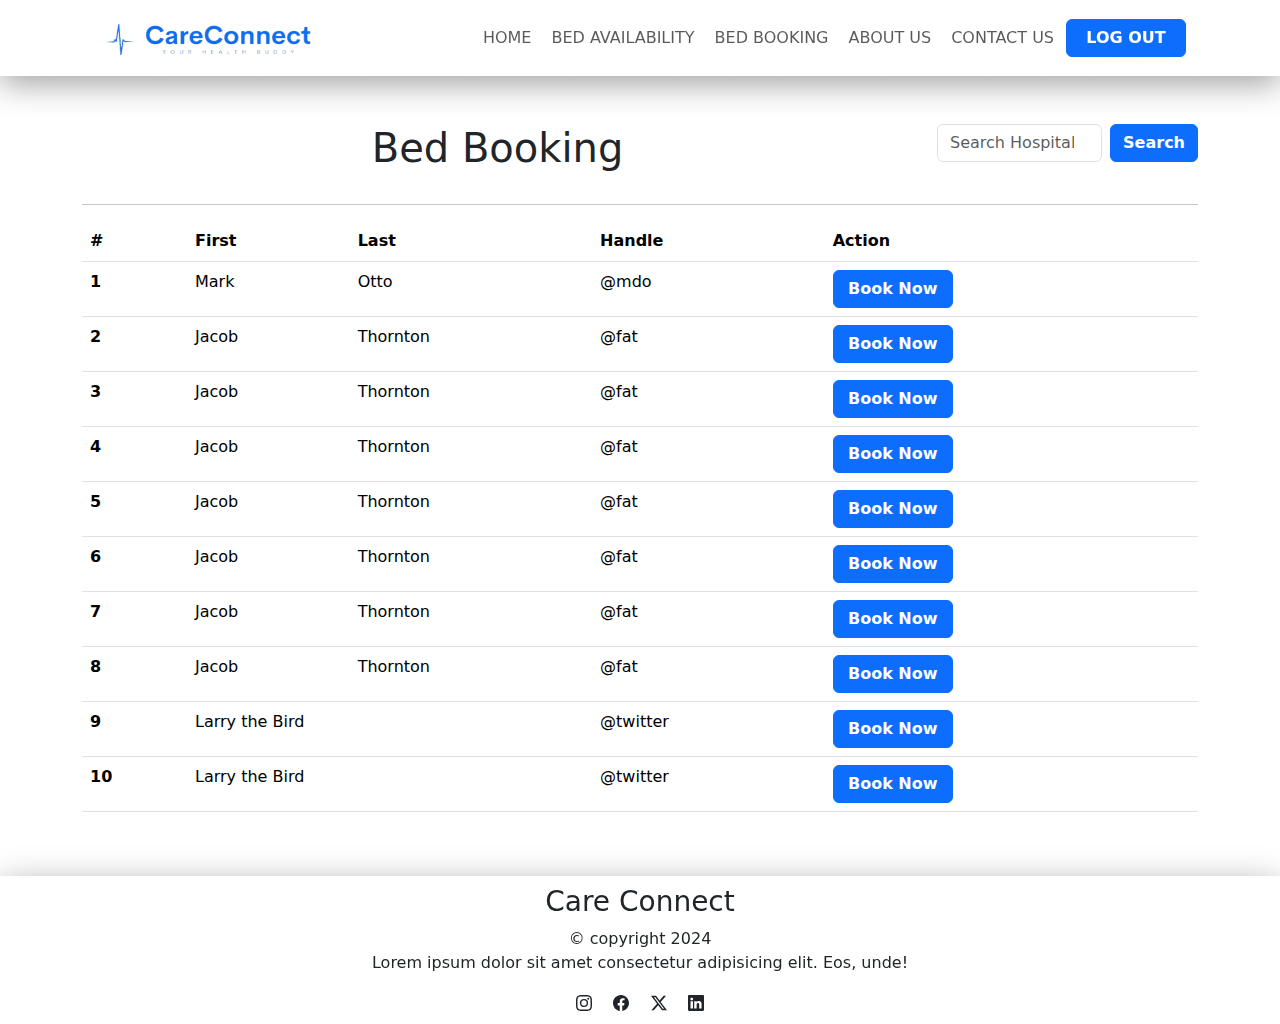
<file: Minor_project - Copy/bedBooking.html>
<!DOCTYPE html>
<html lang="en">
  <head>
    <meta charset="utf-8" />
    <meta name="viewport" content="width=device-width, initial-scale=1" />
    <title>Bootstrap demo</title>
    <link
      href="https://cdn.jsdelivr.net/npm/bootstrap@5.3.2/dist/css/bootstrap.min.css"
      rel="stylesheet"
      integrity="sha384-T3c6CoIi6uLrA9TneNEoa7RxnatzjcDSCmG1MXxSR1GAsXEV/Dwwykc2MPK8M2HN"
      crossorigin="anonymous"
    />
    <link rel="stylesheet" href="bootstrap.css" />
    <link rel="stylesheet" href="style.css" />
  </head>
  <body>
    <!-- navbar starts  -->
    <nav class="mb-5 glass-bg">
      <div class="container">
        <div class="row">
          <div class="col">
            <nav class="navbar navbar-expand-lg">
              <div class="container-fluid">
                <img
                  src="image/0019b4ca-3b9d-422a-b123-113ed453ccc3.png"
                  class="navbar-brand img-fluid logo-icon"
                  alt=""
                />
                <button
                  class="navbar-toggler"
                  type="button"
                  data-bs-toggle="collapse"
                  data-bs-target="#navbarSupportedContent"
                  aria-controls="navbarSupportedContent"
                  aria-expanded="false"
                  aria-label="Toggle navigation"
                >
                  <span class="navbar-toggler-icon"></span>
                </button>
                <div
                  class="collapse navbar-collapse"
                  id="navbarSupportedContent"
                >
                  <ul class="navbar-nav ms-auto mb-2 mb-lg-0">
                    <li class="nav-item">
                      <a class="nav-link" href="index.html">HOME</a>
                    </li>
                    <li class="nav-item">
                      <a class="nav-link" href="index.html">BED AVAILABILITY</a>
                    </li>
                    <li class="nav-item">
                      <a class="nav-link" href="bedBooking.html">BED BOOKING</a>
                    </li>
                    <li class="nav-item">
                      <a class="nav-link" href="index.html">ABOUT US</a>
                    </li>
                    <li class="nav-item">
                      <a class="nav-link" href="index.html">CONTACT US</a>
                    </li>
                  </ul>
                  <form class="d-flex" role="search">
                    <button class="btn btn-primary" type="submit">
                      <a href="Login.html" style="color: white; text-decoration: none;">LOG OUT</a>
                    </button>
                  </form>
                </div>
              </div>
            </nav>
          </div>
        </div>
      </div>
    </nav>
    <!-- navbar ends -->

    <!-- logo starts   -->
    <!-- <div class="container">
      <div class="row">
        <div class="col">
          <img
            src="image/0019b4ca-3b9d-422a-b123-113ed453ccc3.png"
            class="img-fluid"
            alt=""
          />
        </div>
      </div>
    </div> -->
    <!-- logo ends  -->

    <!-- heading starts  -->
    <div class="container my-2">
      <div class="row">
        <div class="col">
          <h1 class="text-center">Bed Booking</h1>
        </div>
        <div class="col-lg-3">
          <form class="d-flex" role="search">
            <input
              class="form-control me-2"
              type="search"
              placeholder="Search Hospital"
              aria-label="Search"
            />
            <button class="btn btn-primary" type="submit">Search</button>
          </form>
        </div>
      </div>
    </div>
    <div class="container">
        <div class="row">
            <div class="col">
                <hr>
            </div>
        </div>
    </div>
    <!-- heading ends  -->

    <!-- table starts  -->
    <div class="container">
      <div class="row">
        <div class="col">
          <table class="table table-hover">
            <thead>
              <tr>
                <th scope="col">#</th>
                <th scope="col">First</th>
                <th scope="col">Last</th>
                <th scope="col">Handle</th>
                <th scope="col">Action</th>
              </tr>
            </thead>
            <tbody>
              <tr>
                <th scope="row">1</th>
                <td>Mark</td>
                <td>Otto</td>
                <td>@mdo</td>
                <td><button class="btn btn-primary">Book Now</button></td>
              </tr>
              <tr>
                <th scope="row">2</th>
                <td>Jacob</td>
                <td>Thornton</td>
                <td>@fat</td>
                <td><button class="btn btn-primary">Book Now</button></td>
              </tr>
              <tr>
                <th scope="row">3</th>
                <td>Jacob</td>
                <td>Thornton</td>
                <td>@fat</td>
                <td><button class="btn btn-primary">Book Now</button></td>
              </tr>
              <tr>
                <th scope="row">4</th>
                <td>Jacob</td>
                <td>Thornton</td>
                <td>@fat</td>
                <td><button class="btn btn-primary">Book Now</button></td>
              </tr>
              <tr>
                <th scope="row">5</th>
                <td>Jacob</td>
                <td>Thornton</td>
                <td>@fat</td>
                <td><button class="btn btn-primary">Book Now</button></td>
              </tr>
              <tr>
                <th scope="row">6</th>
                <td>Jacob</td>
                <td>Thornton</td>
                <td>@fat</td>
                <td><button class="btn btn-primary">Book Now</button></td>
              </tr>
              <tr>
                <th scope="row">7</th>
                <td>Jacob</td>
                <td>Thornton</td>
                <td>@fat</td>
                <td><button class="btn btn-primary">Book Now</button></td>
              </tr>
              <tr>
                <th scope="row">8</th>
                <td>Jacob</td>
                <td>Thornton</td>
                <td>@fat</td>
                <td><button class="btn btn-primary">Book Now</button></td>
              </tr>
              <tr>
                <th scope="row">9</th>
                <td colspan="2">Larry the Bird</td>
                <td>@twitter</td>
                <td><button class="btn btn-primary">Book Now</button></td>
              </tr>
              <tr>
                <th scope="row">10</th>
                <td colspan="2">Larry the Bird</td>
                <td>@twitter</td>
                <td><button class="btn btn-primary">Book Now</button></td>
              </tr>
            </tbody>
          </table>
        </div>
      </div>
    </div>
    <!-- table ends  -->

    <!-- footer starts  -->
    <footer>
      <div class="container-fluid mt-5 glass-bg mb-0 py-2">
        <div class="row">
          <div class="col text-center">
            <h3>Care Connect</h3>
            &copy; copyright 2024
            <p>
              Lorem ipsum dolor sit amet consectetur adipisicing elit. Eos,
              unde!
            </p>
            <a href="" class="footer-icon">
              <svg
                xmlns="http://www.w3.org/2000/svg"
                width="16"
                height="16"
                fill="currentColor"
                class="bi bi-instagram"
                viewBox="0 0 16 16"
              >
                <path
                  d="M8 0C5.829 0 5.556.01 4.703.048 3.85.088 3.269.222 2.76.42a3.9 3.9 0 0 0-1.417.923A3.9 3.9 0 0 0 .42 2.76C.222 3.268.087 3.85.048 4.7.01 5.555 0 5.827 0 8.001c0 2.172.01 2.444.048 3.297.04.852.174 1.433.372 1.942.205.526.478.972.923 1.417.444.445.89.719 1.416.923.51.198 1.09.333 1.942.372C5.555 15.99 5.827 16 8 16s2.444-.01 3.298-.048c.851-.04 1.434-.174 1.943-.372a3.9 3.9 0 0 0 1.416-.923c.445-.445.718-.891.923-1.417.197-.509.332-1.09.372-1.942C15.99 10.445 16 10.173 16 8s-.01-2.445-.048-3.299c-.04-.851-.175-1.433-.372-1.941a3.9 3.9 0 0 0-.923-1.417A3.9 3.9 0 0 0 13.24.42c-.51-.198-1.092-.333-1.943-.372C10.443.01 10.172 0 7.998 0zm-.717 1.442h.718c2.136 0 2.389.007 3.232.046.78.035 1.204.166 1.486.275.373.145.64.319.92.599s.453.546.598.92c.11.281.24.705.275 1.485.039.843.047 1.096.047 3.231s-.008 2.389-.047 3.232c-.035.78-.166 1.203-.275 1.485a2.5 2.5 0 0 1-.599.919c-.28.28-.546.453-.92.598-.28.11-.704.24-1.485.276-.843.038-1.096.047-3.232.047s-2.39-.009-3.233-.047c-.78-.036-1.203-.166-1.485-.276a2.5 2.5 0 0 1-.92-.598 2.5 2.5 0 0 1-.6-.92c-.109-.281-.24-.705-.275-1.485-.038-.843-.046-1.096-.046-3.233s.008-2.388.046-3.231c.036-.78.166-1.204.276-1.486.145-.373.319-.64.599-.92s.546-.453.92-.598c.282-.11.705-.24 1.485-.276.738-.034 1.024-.044 2.515-.045zm4.988 1.328a.96.96 0 1 0 0 1.92.96.96 0 0 0 0-1.92m-4.27 1.122a4.109 4.109 0 1 0 0 8.217 4.109 4.109 0 0 0 0-8.217m0 1.441a2.667 2.667 0 1 1 0 5.334 2.667 2.667 0 0 1 0-5.334"
                /></svg
            ></a>
            <a href="" class="footer-icon">
              <svg
                xmlns="http://www.w3.org/2000/svg"
                width="16"
                height="16"
                fill="currentColor"
                class="bi bi-facebook"
                viewBox="0 0 16 16"
              >
                <path
                  d="M16 8.049c0-4.446-3.582-8.05-8-8.05C3.58 0-.002 3.603-.002 8.05c0 4.017 2.926 7.347 6.75 7.951v-5.625h-2.03V8.05H6.75V6.275c0-2.017 1.195-3.131 3.022-3.131.876 0 1.791.157 1.791.157v1.98h-1.009c-.993 0-1.303.621-1.303 1.258v1.51h2.218l-.354 2.326H9.25V16c3.824-.604 6.75-3.934 6.75-7.951"
                /></svg
            ></a>
            <a href="" class="footer-icon">
              <svg
                xmlns="http://www.w3.org/2000/svg"
                width="16"
                height="16"
                fill="currentColor"
                class="bi bi-twitter-x"
                viewBox="0 0 16 16"
              >
                <path
                  d="M12.6.75h2.454l-5.36 6.142L16 15.25h-4.937l-3.867-5.07-4.425 5.07H.316l5.733-6.57L0 .75h5.063l3.495 4.633L12.601.75Zm-.86 13.028h1.36L4.323 2.145H2.865z"
                /></svg
            ></a>
            <a href="" class="footer-icon">
              <svg
                xmlns="http://www.w3.org/2000/svg"
                width="16"
                height="16"
                fill="currentColor"
                class="bi bi-linkedin"
                viewBox="0 0 16 16"
              >
                <path
                  d="M0 1.146C0 .513.526 0 1.175 0h13.65C15.474 0 16 .513 16 1.146v13.708c0 .633-.526 1.146-1.175 1.146H1.175C.526 16 0 15.487 0 14.854zm4.943 12.248V6.169H2.542v7.225zm-1.2-8.212c.837 0 1.358-.554 1.358-1.248-.015-.709-.52-1.248-1.342-1.248S2.4 3.226 2.4 3.934c0 .694.521 1.248 1.327 1.248zm4.908 8.212V9.359c0-.216.016-.432.08-.586.173-.431.568-.878 1.232-.878.869 0 1.216.662 1.216 1.634v3.865h2.401V9.25c0-2.22-1.184-3.252-2.764-3.252-1.274 0-1.845.7-2.165 1.193v.025h-.016l.016-.025V6.169h-2.4c.03.678 0 7.225 0 7.225z"
                /></svg
            ></a>
          </div>
        </div>
      </div>
    </footer>
    <!-- footer ends  -->
    <script
      src="https://cdn.jsdelivr.net/npm/bootstrap@5.3.2/dist/js/bootstrap.bundle.min.js"
      integrity="sha384-C6RzsynM9kWDrMNeT87bh95OGNyZPhcTNXj1NW7RuBCsyN/o0jlpcV8Qyq46cDfL"
      crossorigin="anonymous"
    ></script>
  </body>
</html>
</file>
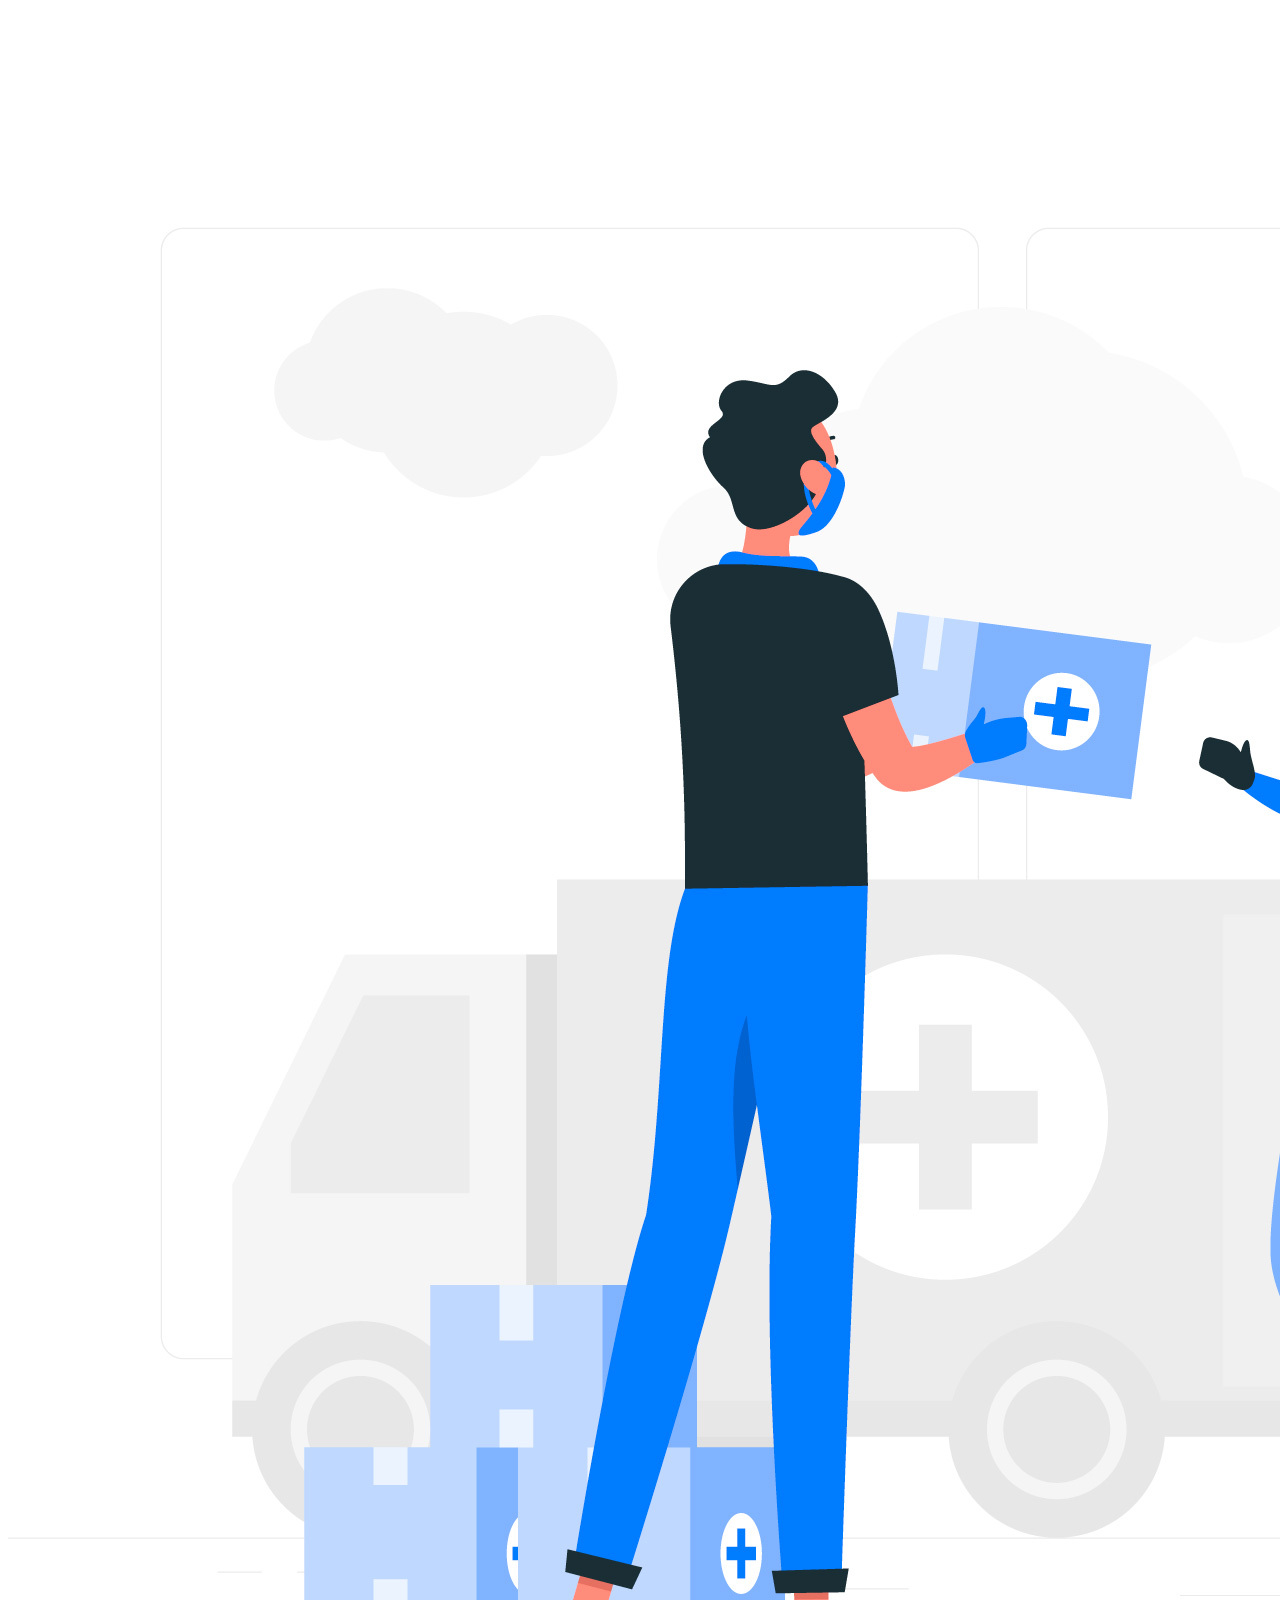
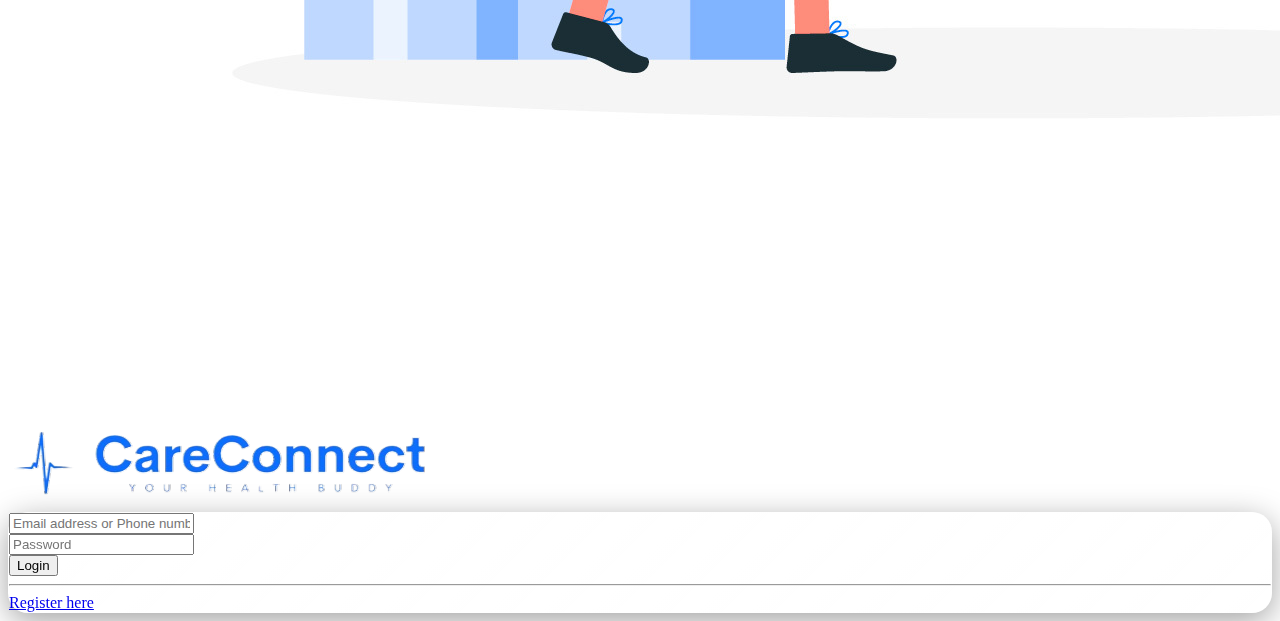
<file: Minor_project - Copy/Login.html>
<!DOCTYPE html>
<html lang="en">
  <head>
    <meta charset="utf-8" />
    <meta name="viewport" content="width=device-width, initial-scale=1" />
    <title>Bootstrap demo</title>
    <link
      href="https://cdn.jsdelivr.net/npm/bootstrap@5.3.2/dist/css/bootstrap.min.css"
      rel="stylesheet"
      integrity="sha384-T3c6CoIi6uLrA9TneNEoa7RxnatzjcDSCmG1MXxSR1GAsXEV/Dwwykc2MPK8M2HN"
      crossorigin="anonymous"
    />
    <style>
      .card {
        border-radius: 23px;
      }
      .card:hover {
        box-shadow: 0px 0px 15px -3px black;
      }
      .glass {
        background: linear-gradient(
          135deg,
          rgba(255, 255, 255, 0.1),
          rgba(255, 255, 255, 0)
        );
        backdrop-filter: blur(10px);
        -webkit-backdrop-filter: blur(10px);
        border-radius: 20px;
        border: 1px solid rgba(255, 255, 255, 0.18);
        box-shadow: 0 8px 32px 0 rgba(0, 0, 0, 0.37);
      }
      .contact-bg::before {
        content: "";
        position: absolute;
        z-index: -1;
        left: 0;
        width: 100%;
        height: 100%;
        background: linear-gradient(10deg, white, var(--bs-primary));
        clip-path: circle(30rem at right 45rem);
      }
      .contact-bg::after {
        content: "";
        position: absolute;
        z-index: -1;
        opacity: 0.2;
        top: 0;
        left: 0;
        width: 100%;
        height: 100%;
        background: linear-gradient(10deg, white, var(--bs-primary));
        clip-path: circle(20% at 10% 10%);
      }
    </style>
  </head>
  <body>
    <div class="container my-5 contact-bg">
      <div class="row">
        <div class="col-lg-6">
          <img src="image/7709400_3721087.jpg" class="img-fluid" alt="" />
        </div>
        <div class="col-lg-6 py-4">
          <div class="col my-5">
            <img
              src="image/0019b4ca-3b9d-422a-b123-113ed453ccc3.png"
              class="img-fluid logo"
              alt=""
            />
          </div>
          <div class="card p-2 glass">
            <div class="card-body">
              <!-- form start  -->
              <form>
                <div class="mb-3">
                  <input
                    type="email"
                    class="form-control"
                    id="exampleInputEmail1"
                    aria-describedby="emailHelp"
                    placeholder="Email address or Phone number"
                  />
                </div>
                <div class="mb-3">
                  <input
                    type="password"
                    class="form-control"
                    id="exampleInputPassword1"
                    placeholder="Password"
                  />
                </div>
                <div class="d-grid gap-2">
                  <button type="submit" class="btn btn-primary">Login</button>
                </div>
                <hr />
                <div class="d-grid gap-2">
                  <a href="register.html" class="btn btn-primary"
                    >Register here</a
                  >
                </div>
              </form>
              <!-- form ends  -->
            </div>
          </div>
        </div>
      </div>
    </div>
    <script
      src="https://cdn.jsdelivr.net/npm/bootstrap@5.3.2/dist/js/bootstrap.bundle.min.js"
      integrity="sha384-C6RzsynM9kWDrMNeT87bh95OGNyZPhcTNXj1NW7RuBCsyN/o0jlpcV8Qyq46cDfL"
      crossorigin="anonymous"
    ></script>
  </body>
</html>
</file>
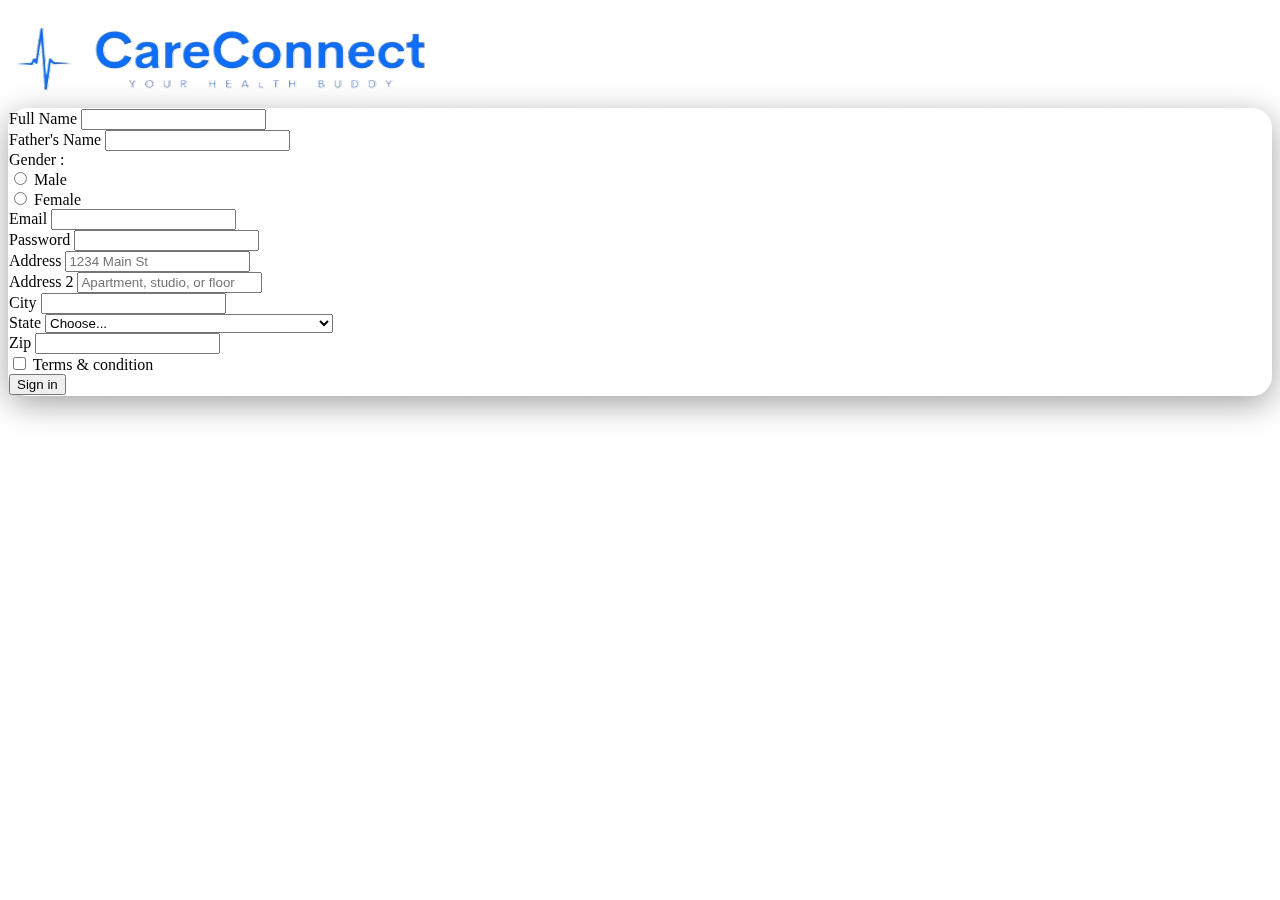
<file: Minor_project - Copy/register.html>
<!DOCTYPE html>
<html lang="en">
  <head>
    <meta charset="utf-8" />
    <meta name="viewport" content="width=device-width, initial-scale=1" />
    <title>Bootstrap demo</title>
    <link
      href="https://cdn.jsdelivr.net/npm/bootstrap@5.3.2/dist/css/bootstrap.min.css"
      rel="stylesheet"
      integrity="sha384-T3c6CoIi6uLrA9TneNEoa7RxnatzjcDSCmG1MXxSR1GAsXEV/Dwwykc2MPK8M2HN"
      crossorigin="anonymous"
    />
    <style>
      .glass {
        background: linear-gradient(
          135deg,
          rgba(255, 255, 255, 0.1),
          rgba(255, 255, 255, 0)
        );
        backdrop-filter: blur(10px);
        -webkit-backdrop-filter: blur(10px);
        border-radius: 20px;
        border: 1px solid rgba(255, 255, 255, 0.18);
        box-shadow: 0 8px 32px 0 rgba(0, 0, 0, 0.37);
      }
    </style>
  </head>
  <body>
    <div class="container my-3">
      <div class="row my-1 p-2">
        <div class="col">
          <img
            src="image/0019b4ca-3b9d-422a-b123-113ed453ccc3.png"
            class="img-fluid"
            alt=""
          />
        </div>
      </div>
      <div class="row">
        <div class="col">
          <div class="card glass">
            <div class="card-body">
              <form class="row g-3" action="index.html">
                <div class="col-md-6">
                  <label for="inputEmail4" class="form-label">Full Name</label>
                  <input type="text" class="form-control" id="inputEmail4" required />
                </div>
                <div class="col-md-6">
                  <label for="inputPassword4" class="form-label"
                    >Father's Name</label
                  >
                  <input type="text" class="form-control" id="inputPassword4" required/>
                </div>
                <div class="col-md-12">
                  <label for="inputPassword4" class="form-label"
                    >Gender : </label
                  >
                  <div class="form-check form-check-inline">
                    <input class="form-check-input" type="radio" name="gender" id="inlineRadio1" value="option1">
                    <label class="form-check-label" for="inlineRadio1">Male</label>
                  </div>
                  <div class="form-check form-check-inline">
                    <input class="form-check-input" type="radio" name="gender" id="inlineRadio2" value="option2">
                    <label class="form-check-label" for="inlineRadio2">Female</label>
                  </div>
                </div>
                <div class="col-md-6">
                  <label for="inputEmail4" class="form-label">Email</label>
                  <input type="email" class="form-control" id="inputEmail4" required />
                </div>
                <div class="col-md-6">
                  <label for="inputPassword4" class="form-label"
                    >Password</label
                  >
                  <input
                    type="password"
                    class="form-control"
                    id="inputPassword4"
                    required
                  />
                </div>
                <div class="col-12">
                  <label for="inputAddress" class="form-label">Address</label>
                  <input
                    type="text"
                    class="form-control"
                    id="inputAddress"
                    placeholder="1234 Main St"
                    required
                  />
                </div>
                <div class="col-12">
                  <label for="inputAddress2" class="form-label"
                    >Address 2</label
                  >
                  <input
                    type="text"
                    class="form-control"
                    id="inputAddress2"
                    placeholder="Apartment, studio, or floor"
                  />
                </div>
                <div class="col-md-6">
                  <label for="inputCity" class="form-label">City</label>
                  <input type="text" class="form-control" id="inputCity" />
                </div>
                <div class="col-md-4">
                  <label for="inputState" class="form-label">State</label>
                  <select id="inputState" class="form-select">
                    <option selected>Choose...</option>
                    <option value="Andhra Pradesh">Andhra Pradesh</option>
                    <option value="Arunachal Pradesh">Arunachal Pradesh</option>
                    <option value="Assam">Assam</option>
                    <option value="Bihar">Bihar</option>
                    <option value="Chhattisgarh">Chhattisgarh</option>
                    <option value="Goa">Goa</option>
                    <option value="Gujarat">Gujarat</option>
                    <option value="Haryana">Haryana</option>
                    <option value="Himachal Pradesh">Himachal Pradesh</option>
                    <option value="Jharkhand">Jharkhand</option>
                    <option value="Karnataka">Karnataka</option>
                    <option value="Kerala">Kerala</option>
                    <option value="Madhya Pradesh">Madhya Pradesh</option>
                    <option value="Maharashtra">Maharashtra</option>
                    <option value="Manipur">Manipur</option>
                    <option value="Meghalaya">Meghalaya</option>
                    <option value="Mizoram">Mizoram</option>
                    <option value="Nagaland">Nagaland</option>
                    <option value="Odisha">Odisha</option>
                    <option value="Punjab">Punjab</option>
                    <option value="Rajasthan">Rajasthan</option>
                    <option value="Sikkim">Sikkim</option>
                    <option value="Tamil Nadu">Tamil Nadu</option>
                    <option value="Telangana">Telangana</option>
                    <option value="Tripura">Tripura</option>
                    <option value="Uttar Pradesh">Uttar Pradesh</option>
                    <option value="Uttarakhand">Uttarakhand</option>
                    <option value="West Bengal">West Bengal</option>
                    <option value="Andaman and Nicobar Islands">
                      Andaman and Nicobar Islands
                    </option>
                    <option value="Chandigarh">Chandigarh</option>
                    <option value="Dadra and Nagar Haveli and Daman and Diu">
                      Dadra and Nagar Haveli and Daman and Diu
                    </option>
                    <option value="Lakshadweep">Lakshadweep</option>
                    <option value="Delhi">Delhi</option>
                    <option value="Puducherry">Puducherry</option>
                  </select>
                </div>
                <div class="col-md-2">
                  <label for="inputZip" class="form-label">Zip</label>
                  <input type="text" class="form-control" id="inputZip" />
                </div>
                <div class="col-12">
                  <div class="form-check">
                    <input
                      class="form-check-input"
                      type="checkbox"
                      id="gridCheck"
                      required
                    />
                    <label class="form-check-label" for="gridCheck">
                      Terms & condition
                    </label>
                  </div>
                </div>
                <div class="col-12">
                  <button type="submit" class="btn btn-primary">Sign in</button>
                </div>
              </form>
            </div>
          </div>
        </div>
      </div>
    </div>
    <script
      src="https://cdn.jsdelivr.net/npm/bootstrap@5.3.2/dist/js/bootstrap.bundle.min.js"
      integrity="sha384-C6RzsynM9kWDrMNeT87bh95OGNyZPhcTNXj1NW7RuBCsyN/o0jlpcV8Qyq46cDfL"
      crossorigin="anonymous"
    ></script>
  </body>
</html>
</file>
<file: Minor_project - Copy/style.css>
* {
  margin: 0;
  padding: 0;
  box-sizing: border-box;
}
html{
  scroll-behavior: smooth;
  scroll-padding-top: 150px;
}
.glass-bg {
  background: linear-gradient(
    135deg,
    rgba(255, 255, 255, 0.1),
    rgba(255, 255, 255, 0)
  );
  backdrop-filter: blur(10px);
  -webkit-backdrop-filter: blur(10px);
  /* border-radius: 20px; */
  border: 1px solid rgba(255, 255, 255, 0.18);
  box-shadow: 0 8px 32px 0 rgba(0, 0, 0, 0.37);
}
.card{
  background: linear-gradient(
    135deg,
    rgba(255, 255, 255, 0.1),
    rgba(255, 255, 255, 0)
  );
  backdrop-filter: blur(10px);
  -webkit-backdrop-filter: blur(10px);
  border: 1px solid rgba(255, 255, 255, 0.18);
  box-shadow: 0 8px 32px 0 rgba(0, 0, 0, 0.37);
}
.logo-icon {
  height: 50px;
  width: 220px;
  object-fit: cover;
  /* border: 2px solid black; */
  padding: 4px;
  margin: 4px;
}
.contact-bg::before{
  content: '';
  position: absolute;
  z-index: -1;
  left: 0;
  width: 100%;
  height: 100%;
  background: linear-gradient( var(--bs-primary), white );
  clip-path: circle(30rem at right 45rem);
}
.content-bg::before{
   content: '';
  position: absolute;
  z-index: -1;
  left: 0;
  width: 100%;
  height: 100%;
  background: linear-gradient( var(--bs-primary), white );
  clip-path: circle(20% at 90% 69%);
}
.nav-link{
  transition: all 0.3s ease-in-out 0.3s;
  /* border: 2px solid black; */
  margin-right: 4px;
}
.nav-link:hover {
  /* text-decoration: underline; */
  text-decoration-color: var(--bs-primary);
  /* color: var(--bs-primary); */
  transition-timing-function: ease-in-out;
  transform: translateY(-5px);
  font-weight: 700;
}
.btn {
  width: 120px;
  font-weight: 700;
}
.btn:hover {
  /* transform: translateY(-10px); */

  transition-timing-function: ease-in-out;
}
.img-banner {
  border-radius: 25px;
  height: 440px;
  width: 100%;
  object-fit: cover;
}
.health-matters {
  border: 2px solid rgb(126, 138, 151);
  width: 175px;
  border-radius: 45px;
  padding: 12px;
}
.health-matters:hover {
  box-shadow: 4px 4px 4px rgb(126, 138, 151);
  transition-duration: 2s;
  transition-delay: 0.2s;
  color: var(--bs-primary);
}

.icon-img {
  height: 22px;
  width: 24px;
}
.one-step {
  color: var(--bs-primary);
}

.team-icon{
  margin: 2px 4px 4px 4px;
  /* border: 2px solid black; */
  color: var(--bs-dark);
}
.team-icon:hover{
  color: var(--bs-primary);
}
.team-name{
  font-size: 20px;
  font-weight: 700;
}
.team-content{
  transition-duration: 1s;
  transition-delay: 0.2s;
  transition-timing-function: ease-in-out;
}
.team-content:hover{
  background-color: var(--bs-dark);
  color: var(--bs-primary);
  border-radius: 25px;
  transition-delay: 0.2s;
  transition-timing-function: ease-in-out;
}
.circle {
  opacity: 0.5;
  width: 200px;
  height: 200px;
  border-radius: 50%;
  background-color: var(--bs-primary); /* Set the blue color for the circle */
  box-shadow: 10px 0 20px rgba(52, 152, 219, 0.5); /* Add a box shadow with a blur effect */
  filter: blur(25px); /* Apply a blur effect to the circle */
}
.circle:hover {
  width: 500px;
  height: 500px;
}


/* footer part start */
/* .bi-instagram:hover{
  color: var(--bs-primary);
} */

.footer-icon{
  color: var(--bs-dark);
  margin: 0 8px;
}
.footer-icon:hover{
  color: var(--bs-primary);
}
</file>
